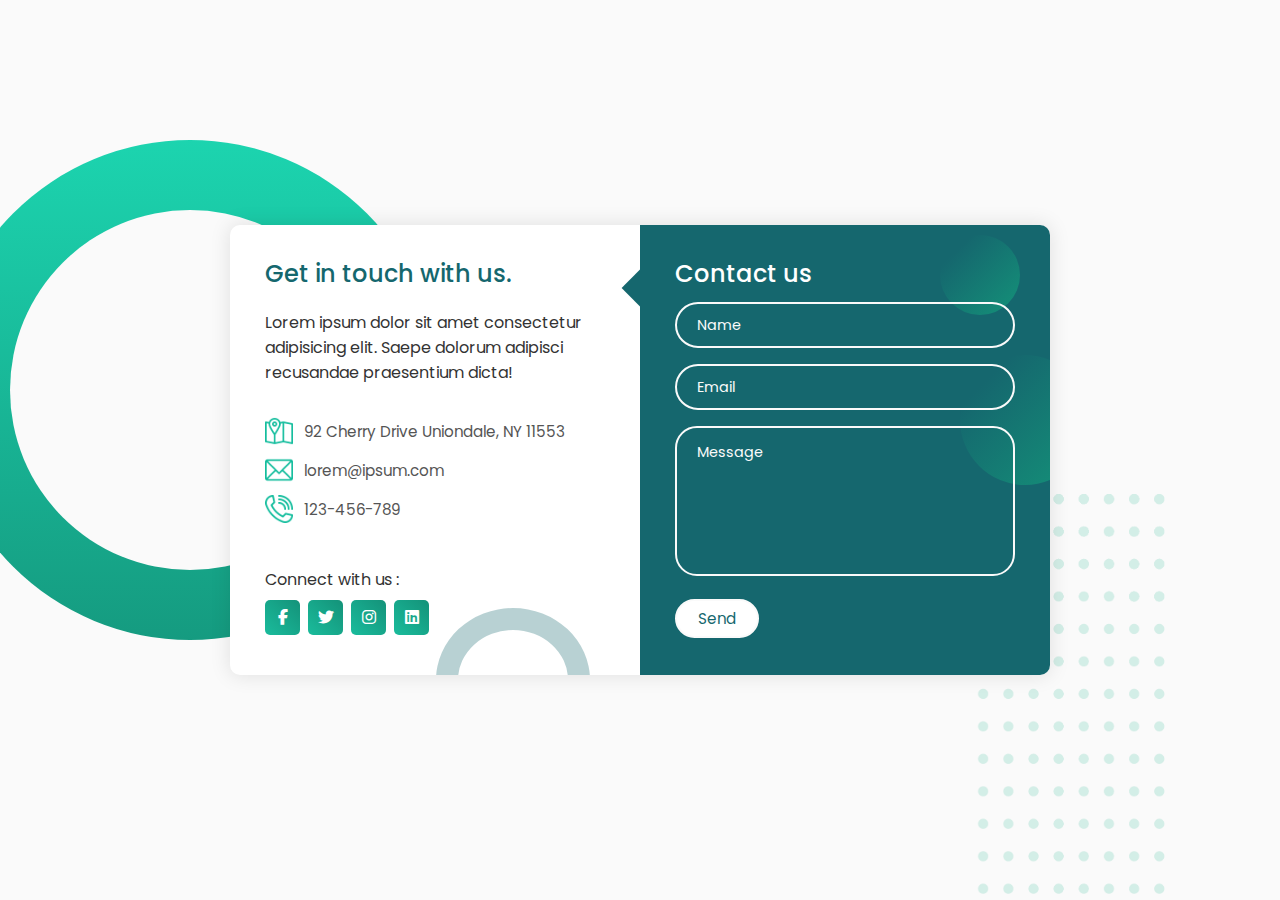
<file: Basic-Website/Contact us/index.html>
<!DOCTYPE html>
<html lang="en">
<head>
    <meta charset="UTF-8" />
    <meta name="viewport" content="width=device-width, initial-scale=1.0" />
    <title>Contact Form</title>
    <link rel="stylesheet" href="style.css" />
    <link rel="stylesheet" href="https://cdnjs.cloudflare.com/ajax/libs/font-awesome/6.5.0/css/all.min.css">
</head>
<body>
    <div class="container">
        <span class="big-circle"></span>
        <img src="img/shape.png" class="square" alt="" />
        <div class="form">
            <div class="contact-info">
                <h3 class="title">Get in touch with us.</h3>
                <p class="text">
                    Lorem ipsum dolor sit amet consectetur adipisicing elit. Saepe
                    dolorum adipisci recusandae praesentium dicta!
                </p>
                <div class="info">
                    <div class="information">
                        <img src="img/location.png" class="icon" alt="" />
                        <p>92 Cherry Drive Uniondale, NY 11553</p>
                    </div>
                    <div class="information">
                        <img src="img/email.png" class="icon" alt="" />
                        <p>lorem@ipsum.com</p>
                    </div>
                    <div class="information">
                        <img src="img/phone.png" class="icon" alt="" />
                        <p>123-456-789</p>
                    </div>
                </div>
                <div class="social-media">
                    <p>Connect with us :</p>
                    <div class="social-icons">
                        <a href="#">
                            <i class="fa-brands fa-facebook-f"></i>
                        </a>
                        <a href="#">
                            <i class="fa-brands fa-twitter"></i>
                        </a>
                        <a href="#">
                            <i class="fa-brands fa-instagram"></i>
                        </a>
                        <a href="#">
                            <i class="fa-brands fa-linkedin"></i>
                        </a>
                    </div>
                </div>
            </div>

            <div class="contact-form">
                <span class="circle one"></span>
                <span class="circle two"></span>
                <form action="index.html" autocomplete="off">
                    <h3 class="title">Contact us</h3>
                    <div class="input-container">
                        <input type="text" name="name" class="input" required />
                        <label for="">Name <span class="required">*</span></label>
                        <span>Username</span>
                    </div>
                    <div class="input-container">
                        <input type="email" name="email" class="input" required />
                        <label for="">Email <span class="required">*</span></label>
                        <span>Email</span>
                    </div>
                    <div class="input-container textarea">
                        <textarea name="message" class="input" required></textarea>
                        <label for="">Message <span class="required">*</span></label>
                        <span>Message</span>
                    </div>
                    <input type="submit" value="Send" class="btn" />
                </form>
            </div>
        </div>
    </div>

    <script src="script.js"></script>
</body>
</html>
</file>
<file: Basic-Website/Contact us/style.css>
@import url("https://fonts.googleapis.com/css2?family=Poppins:wght@100;200;300;400;500;600;700;800&display=swap");

* {
  margin: 0;
  padding: 0;
  box-sizing: border-box;
}

body,
input,
textarea {
  font-family: "Poppins", sans-serif;
}

.container {
  position: relative;
  width: 100%;
  min-height: 100vh;
  padding: 2rem;
  background-color: #fafafa;
  overflow: hidden;
  display: flex;
  align-items: center;
  justify-content: center;
}

.form {
  width: 100%;
  max-width: 820px;
  background-color: #fff;
  border-radius: 10px;
  box-shadow: 0 0 20px 1px rgba(0, 0, 0, 0.1);
  z-index: 1000;
  overflow: hidden;
  display: grid;
  grid-template-columns: repeat(2, 1fr);
}

.contact-form {
  background-color: #15676e;
  position: relative;
}

.circle {
  border-radius: 50%;
  background: linear-gradient(135deg, transparent 20%, #149279);
  position: absolute;
}

.circle.one {
  width: 130px;
  height: 130px;
  top: 130px;
  right: -40px;
}

.circle.two {
  width: 80px;
  height: 80px;
  top: 10px;
  right: 30px;
}

.contact-form:before {
  content: "";
  position: absolute;
  width: 26px;
  height: 26px;
  background-color: #15676e;
  transform: rotate(45deg);
  top: 50px;
  left: -13px;
}

form {
  padding: 2.3rem 2.2rem;
  z-index: 10;
  overflow: hidden;
  position: relative;
}

.title {
  color: #fff;
  font-weight: 500;
  font-size: 1.5rem;
  line-height: 1;
  margin-bottom: 0.7rem;
}

.input-container {
  position: relative;
  margin: 1rem 0;
}

.input {
  width: 100%;
  outline: none;
  border: 2px solid #fafafa;
  background: none;
  padding: 0.6rem 1.2rem;
  color: #fff;
  font-weight: 500;
  font-size: 0.95rem;
  letter-spacing: 0.5px;
  border-radius: 25px;
  transition: 0.3s;
}

textarea.input {
  padding: 0.8rem 1.2rem;
  min-height: 150px;
  border-radius: 22px;
  resize: none;
  overflow-y: auto;
}

.input-container label {
  position: absolute;
  top: 50%;
  left: 15px;
  transform: translateY(-50%);
  padding: 0 0.4rem;
  color: #fafafa;
  font-size: 0.9rem;
  font-weight: 400;
  pointer-events: none;
  z-index: 1000;
  transition: 0.5s;
}

.input-container.textarea label {
  top: 1rem;
  transform: translateY(0);
}

.btn {
  padding: 0.6rem 1.3rem;
  background-color: #fff;
  border: 2px solid #fafafa;
  font-size: 0.95rem;
  color: #15676e;
  line-height: 1;
  border-radius: 25px;
  outline: none;
  cursor: pointer;
  transition: 0.3s;
  margin: 0;
}

.btn:hover {
  background-color: transparent;
  color: #fff;
}

.input-container span {
  position: absolute;
  top: 0;
  left: 25px;
  transform: translateY(-50%);
  font-size: 0.8rem;
  padding: 0 0.4rem;
  color: transparent;
  pointer-events: none;
  z-index: 500;
}

.input-container span:before,
.input-container span:after {
  content: "";
  position: absolute;
  width: 10%;
  opacity: 0;
  transition: 0.3s;
  height: 5px;
  background-color: #15676e;
  top: 50%;
  transform: translateY(-50%);
}

.input-container span:before {
  left: 50%;
}

.input-container span:after {
  right: 50%;
}

.input-container.focus label {
  top: 0;
  transform: translateY(-50%);
  left: 25px;
  font-size: 0.8rem;
}

.input-container.focus span:before,
.input-container.focus span:after {
  width: 50%;
  opacity: 1;
}

.contact-info {
  padding: 2.3rem 2.2rem;
  position: relative;
}

.contact-info .title {
  color: #15676e;
}

.text {
  color: #333;
  margin: 1.5rem 0 2rem 0;
}

.information {
  display: flex;
  color: #555;
  margin: 0.7rem 0;
  align-items: center;
  font-size: 0.95rem;
}

.icon {
  width: 28px;
  margin-right: 0.7rem;
}

.social-media {
  padding: 2rem 0 0 0;
}

.social-media p {
  color: #333;
}

.social-icons {
  display: flex;
  margin-top: 0.5rem;
}

.social-icons a {
  width: 35px;
  height: 35px;
  border-radius: 5px;
  background: linear-gradient(45deg, #1abc9c, #149279);
  color: #fff;
  text-align: center;
  line-height: 35px;
  margin-right: 0.5rem;
  transition: 0.3s;
}

.social-icons a:hover {
  transform: scale(1.05);
}

.contact-info:before {
  content: "";
  position: absolute;
  width: 110px;
  height: 100px;
  border: 22px solid #15676e;
  border-radius: 50%;
  bottom: -77px;
  right: 50px;
  opacity: 0.3;
}

.big-circle {
  position: absolute;
  width: 500px;
  height: 500px;
  border-radius: 50%;
  background: linear-gradient(to bottom, #1cd4af, #159b80);
  bottom: 50%;
  right: 50%;
  transform: translate(-40%, 38%);
}

.big-circle:after {
  content: "";
  position: absolute;
  width: 360px;
  height: 360px;
  background-color: #fafafa;
  border-radius: 50%;
  top: calc(50% - 180px);
  left: calc(50% - 180px);
}

.square {
  position: absolute;
  height: 400px;
  top: 50%;
  left: 50%;
  transform: translate(181%, 11%);
  opacity: 0.2;
}

@media (max-width: 850px) {
  .form {
    grid-template-columns: 1fr;
  }

  .contact-info:before {
    bottom: initial;
    top: -75px;
    right: 65px;
    transform: scale(0.95);
  }

  .contact-form:before {
    top: -13px;
    left: initial;
    right: 70px;
  }

  .square {
    transform: translate(140%, 43%);
    height: 350px;
  }

  .big-circle {
    bottom: 75%;
    transform: scale(0.9) translate(-40%, 30%);
    right: 50%;
  }

  .text {
    margin: 1rem 0 1.5rem 0;
  }

  .social-media {
    padding: 1.5rem 0 0 0;
  }
}

@media (max-width: 480px) {
  .container {
    padding: 1.5rem;
  }

  .contact-info:before {
    display: none;
  }

  .square,
  .big-circle {
    display: none;
  }

  form,
  .contact-info {
    padding: 1.7rem 1.6rem;
  }

  .text,
  .information,
  .social-media p {
    font-size: 0.8rem;
  }

  .title {
    font-size: 1.15rem;
  }

  .social-icons a {
    width: 30px;
    height: 30px;
    line-height: 30px;
  }

  .icon {
    width: 23px;
  }

  .input {
    padding: 0.45rem 1.2rem;
  }

  .btn {
    padding: 0.45rem 1.2rem;
  }
}
</file>
